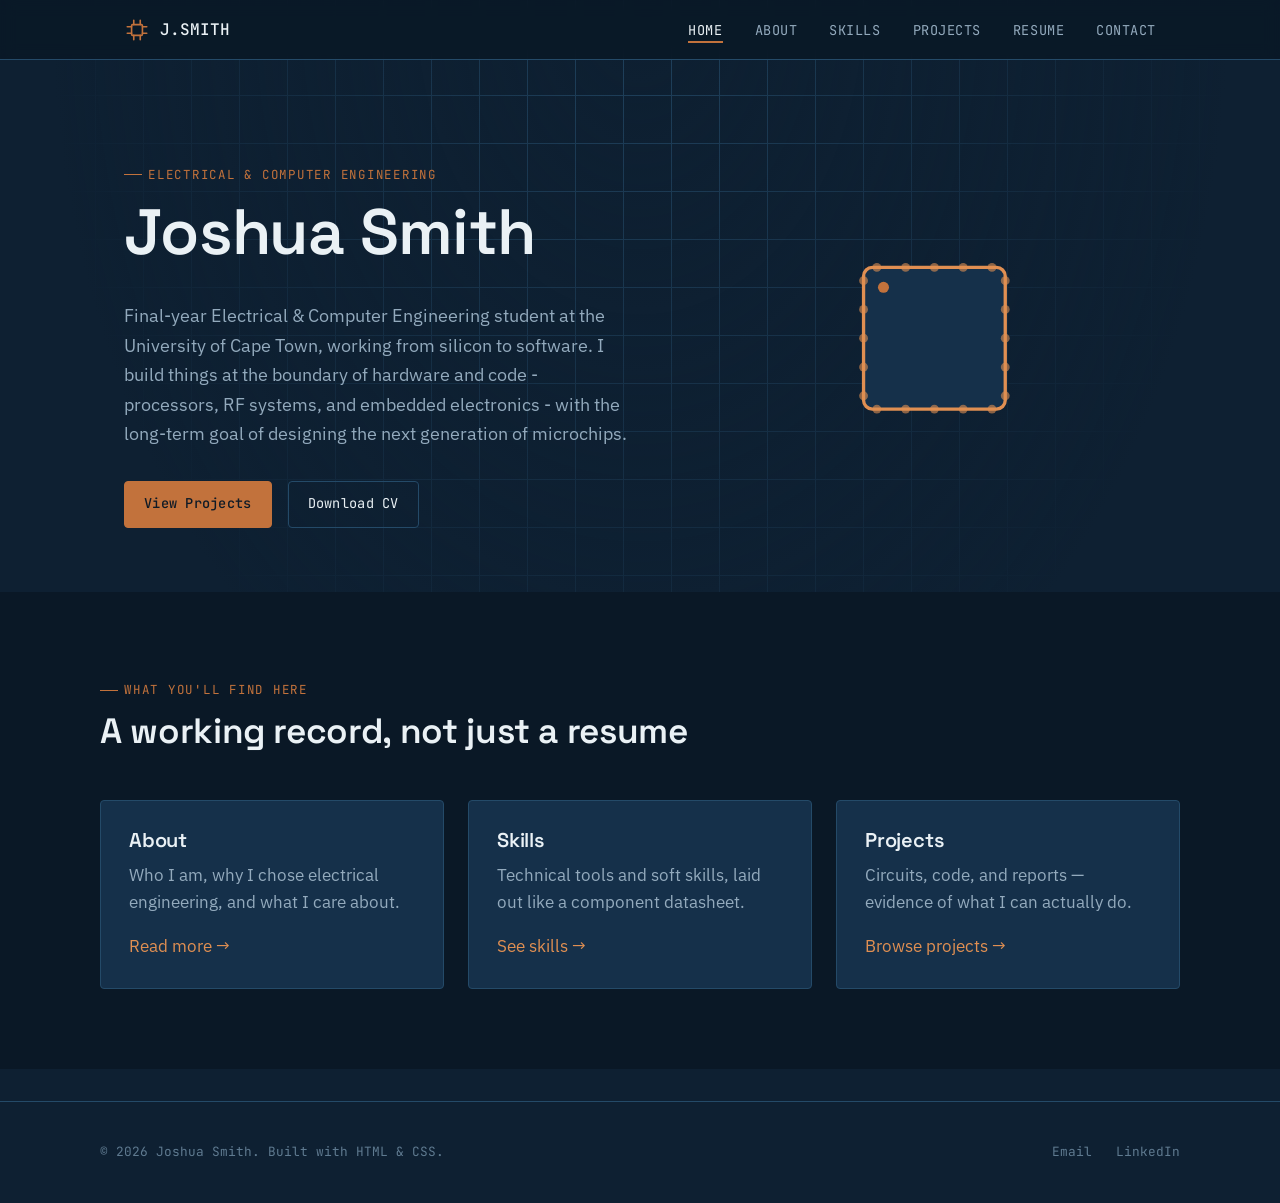
<file: index.html>
<!DOCTYPE html>
<html lang="en">
<head>
<meta charset="UTF-8">
<meta name="viewport" content="width=device-width, initial-scale=1.0">
<title>Joshua Smith — Electrical & Computer Engineering</title>
<meta name="description" content="Eportfolio of Joshua Smith, final-year Electrical & Computer Engineering student at the University of Cape Town.">
<link rel="preconnect" href="https://fonts.googleapis.com">
<link rel="preconnect" href="https://fonts.gstatic.com" crossorigin>
<link href="https://fonts.googleapis.com/css2?family=Space+Grotesk:wght@500;600;700&family=IBM+Plex+Sans:wght@400;500;600&family=JetBrains+Mono:wght@400;500&display=swap" rel="stylesheet">
<link rel="stylesheet" href="style.css">
</head>
<body class="page-home">
<a class="skip-link" href="#main">Skip to content</a>

<header class="site-header">
  <div class="header-inner">
    <a href="index.html" class="logo">
      <svg viewBox="0 0 24 24" fill="none" xmlns="http://www.w3.org/2000/svg" aria-hidden="true">
        <rect x="7" y="7" width="10" height="10" rx="1" stroke="var(--copper)" stroke-width="1.5"/>
        <path d="M9 7V3M15 7V3M9 21v-4M15 21v-4M7 9H3M7 15H3M21 9h-4M21 15h-4" stroke="var(--copper)" stroke-width="1.5" stroke-linecap="round"/>
      </svg>
      J.SMITH
    </a>
    <nav class="site-nav" aria-label="Main navigation">
      <button class="nav-toggle" aria-expanded="false" aria-controls="nav-list">Menu</button>
      <ul id="nav-list">
        <li><a href="index.html" class="active">Home</a></li>
        <li><a href="about.html">About</a></li>
        <li><a href="skills.html">Skills</a></li>
        <li><a href="projects.html">Projects</a></li>
        <li><a href="resume.html">Resume</a></li>
        <li><a href="contact.html">Contact</a></li>
      </ul>
    </nav>
  </div>
</header>

<main id="main">
  <section class="hero">
    <div class="hero-text">
      <p class="eyebrow">Electrical &amp; Computer Engineering</p>
      <h1>Joshua Smith</h1>
      <p class="lede">
        Final-year Electrical &amp; Computer Engineering student at the University
        of Cape Town, working from silicon to software. I build things at the
        boundary of hardware and code - processors, RF systems, and embedded
        electronics - with the long-term goal of designing the next generation
        of microchips.
      </p>
      <div class="hero-actions">
        <a class="btn btn--primary" href="projects.html">View Projects</a>
        <a class="btn btn--ghost" href="assets/Joshua-Smith-CV.pdf">Download CV</a>
      </div>
    </div>

    <div class="hero-graphic" aria-hidden="true">
      <svg class="circuit-graphic" viewBox="-30 -25 400 210" xmlns="http://www.w3.org/2000/svg">
        <rect class="circuit-chip-body" x="138" y="48" width="64" height="64" rx="4" />
        <circle class="circuit-chip-notch" cx="147" cy="57" r="2.5" />
        <circle class="circuit-pin" cx="144" cy="48" r="2"/>
        <circle class="circuit-pin" cx="157" cy="48" r="2"/>
        <circle class="circuit-pin" cx="170" cy="48" r="2"/>
        <circle class="circuit-pin" cx="183" cy="48" r="2"/>
        <circle class="circuit-pin" cx="196" cy="48" r="2"/>
        <circle class="circuit-pin" cx="144" cy="112" r="2"/>
        <circle class="circuit-pin" cx="157" cy="112" r="2"/>
        <circle class="circuit-pin" cx="170" cy="112" r="2"/>
        <circle class="circuit-pin" cx="183" cy="112" r="2"/>
        <circle class="circuit-pin" cx="196" cy="112" r="2"/>
        <circle class="circuit-pin" cx="138" cy="54" r="2"/>
        <circle class="circuit-pin" cx="138" cy="67" r="2"/>
        <circle class="circuit-pin" cx="138" cy="80" r="2"/>
        <circle class="circuit-pin" cx="138" cy="93" r="2"/>
        <circle class="circuit-pin" cx="138" cy="106" r="2"/>
        <circle class="circuit-pin" cx="202" cy="54" r="2"/>
        <circle class="circuit-pin" cx="202" cy="67" r="2"/>
        <circle class="circuit-pin" cx="202" cy="80" r="2"/>
        <circle class="circuit-pin" cx="202" cy="93" r="2"/>
        <circle class="circuit-pin" cx="202" cy="106" r="2"/>
        <path class="circuit-trace" style="--len:59; --dur:5.2s; --delay:0.0s;" d="M144,48 V30 L140,26 V-9" />
        <path class="circuit-trace" style="--len:65; --dur:5.6s; --delay:0.28s;" d="M157,48 V24 L161,20 V-15" />
        <path class="circuit-trace" style="--len:52; --dur:6.0s; --delay:0.56s;" d="M170,48 V32.5 L167,29.5 V-3" />
        <path class="circuit-trace" style="--len:64; --dur:6.4s; --delay:0.84s;" d="M183,48 V18.5 L186,15.5 V-15" />
        <path class="circuit-trace" style="--len:61; --dur:6.8s; --delay:1.12s;" d="M196,48 V27 L192,23 V-11" />
        <path class="circuit-trace" style="--len:59; --dur:7.2s; --delay:1.4s;" d="M144,112 V130 L140,134 V169" />
        <path class="circuit-trace" style="--len:65; --dur:5.4s; --delay:1.68s;" d="M157,112 V136 L161,140 V175" />
        <path class="circuit-trace" style="--len:52; --dur:5.9s; --delay:1.96s;" d="M170,112 V127.5 L167,130.5 V163" />
        <path class="circuit-trace" style="--len:64; --dur:6.3s; --delay:2.24s;" d="M183,112 V141.5 L186,144.5 V175" />
        <path class="circuit-trace" style="--len:61; --dur:6.7s; --delay:2.52s;" d="M196,112 V133 L192,137 V171" />
        <path class="circuit-trace" style="--len:90; --dur:5.2s; --delay:2.8s;" d="M138,54 H109.5 L104.5,49 H50" />
        <path class="circuit-trace" style="--len:110; --dur:5.6s; --delay:3.08s;" d="M138,67 H99.5 L94.5,72 H30" />
        <path class="circuit-trace" style="--len:105; --dur:6.0s; --delay:3.36s;" d="M138,80 H114 L110,76 H35" />
        <path class="circuit-trace" style="--len:112; --dur:6.4s; --delay:3.64s;" d="M138,93 H92 L88,97 H28" />
        <path class="circuit-trace" style="--len:109; --dur:6.8s; --delay:3.92s;" d="M138,106 H104.5 L99.5,101 H31" />
        <path class="circuit-trace" style="--len:90; --dur:7.2s; --delay:4.2s;" d="M202,54 H230.5 L235.5,49 H290" />
        <path class="circuit-trace" style="--len:110; --dur:5.4s; --delay:4.48s;" d="M202,67 H240.5 L245.5,72 H310" />
        <path class="circuit-trace" style="--len:105; --dur:5.9s; --delay:4.76s;" d="M202,80 H226 L230,76 H305" />
        <path class="circuit-trace" style="--len:112; --dur:6.3s; --delay:5.04s;" d="M202,93 H248 L252,97 H312" />
        <path class="circuit-trace" style="--len:109; --dur:6.7s; --delay:5.32s;" d="M202,106 H235.5 L240.5,101 H309" />
        <circle class="circuit-node" style="--dur:5.2s; --delay:0.0s;" cx="140" cy="-9" r="3"/>
        <circle class="circuit-node" style="--dur:5.6s; --delay:0.28s;" cx="161" cy="-15" r="3"/>
        <circle class="circuit-node" style="--dur:6.0s; --delay:0.56s;" cx="167" cy="-3" r="3"/>
        <circle class="circuit-node" style="--dur:6.4s; --delay:0.84s;" cx="186" cy="-15" r="3"/>
        <circle class="circuit-node" style="--dur:6.8s; --delay:1.12s;" cx="192" cy="-11" r="3"/>
        <circle class="circuit-node" style="--dur:7.2s; --delay:1.4s;" cx="140" cy="169" r="3"/>
        <circle class="circuit-node" style="--dur:5.4s; --delay:1.68s;" cx="161" cy="175" r="3"/>
        <circle class="circuit-node" style="--dur:5.9s; --delay:1.96s;" cx="167" cy="163" r="3"/>
        <circle class="circuit-node" style="--dur:6.3s; --delay:2.24s;" cx="186" cy="175" r="3"/>
        <circle class="circuit-node" style="--dur:6.7s; --delay:2.52s;" cx="192" cy="171" r="3"/>
        <circle class="circuit-node" style="--dur:5.2s; --delay:2.8s;" cx="50" cy="49" r="3"/>
        <circle class="circuit-node" style="--dur:5.6s; --delay:3.08s;" cx="30" cy="72" r="3"/>
        <circle class="circuit-node" style="--dur:6.0s; --delay:3.36s;" cx="35" cy="76" r="3"/>
        <circle class="circuit-node" style="--dur:6.4s; --delay:3.64s;" cx="28" cy="97" r="3"/>
        <circle class="circuit-node" style="--dur:6.8s; --delay:3.92s;" cx="31" cy="101" r="3"/>
        <circle class="circuit-node" style="--dur:7.2s; --delay:4.2s;" cx="290" cy="49" r="3"/>
        <circle class="circuit-node" style="--dur:5.4s; --delay:4.48s;" cx="310" cy="72" r="3"/>
        <circle class="circuit-node" style="--dur:5.9s; --delay:4.76s;" cx="305" cy="76" r="3"/>
        <circle class="circuit-node" style="--dur:6.3s; --delay:5.04s;" cx="312" cy="97" r="3"/>
        <circle class="circuit-node" style="--dur:6.7s; --delay:5.32s;" cx="309" cy="101" r="3"/>
      </svg>
    </div>
  </section>

  <section class="section section--alt">
    <div class="section-inner">
      <div class="section-head">
        <p class="eyebrow">What you'll find here</p>
        <h2>A working record, not just a resume</h2>
      </div>
      <div class="grid-3">
        <div class="panel">
          <h3>About</h3>
          <p>Who I am, why I chose electrical engineering, and what I care about.</p>
          <a href="about.html">Read more →</a>
        </div>
        <div class="panel">
          <h3>Skills</h3>
          <p>Technical tools and soft skills, laid out like a component datasheet.</p>
          <a href="skills.html">See skills →</a>
        </div>
        <div class="panel">
          <h3>Projects</h3>
          <p>Circuits, code, and reports — evidence of what I can actually do.</p>
          <a href="projects.html">Browse projects →</a>
        </div>
      </div>
    </div>
  </section>
</main>

<footer class="site-footer">
  <div class="footer-inner">
    <span>© 2026 Joshua Smith. Built with HTML &amp; CSS.</span>
    <div class="footer-links">
      <a href="mailto:joshuarsmith001@gmail.com">Email</a>
      <a href="https://www.linkedin.com/in/joshuarichardsmith/">LinkedIn</a>
    </div>
  </div>
</footer>

<script src="script.js"></script>
</body>
</html>
</file>
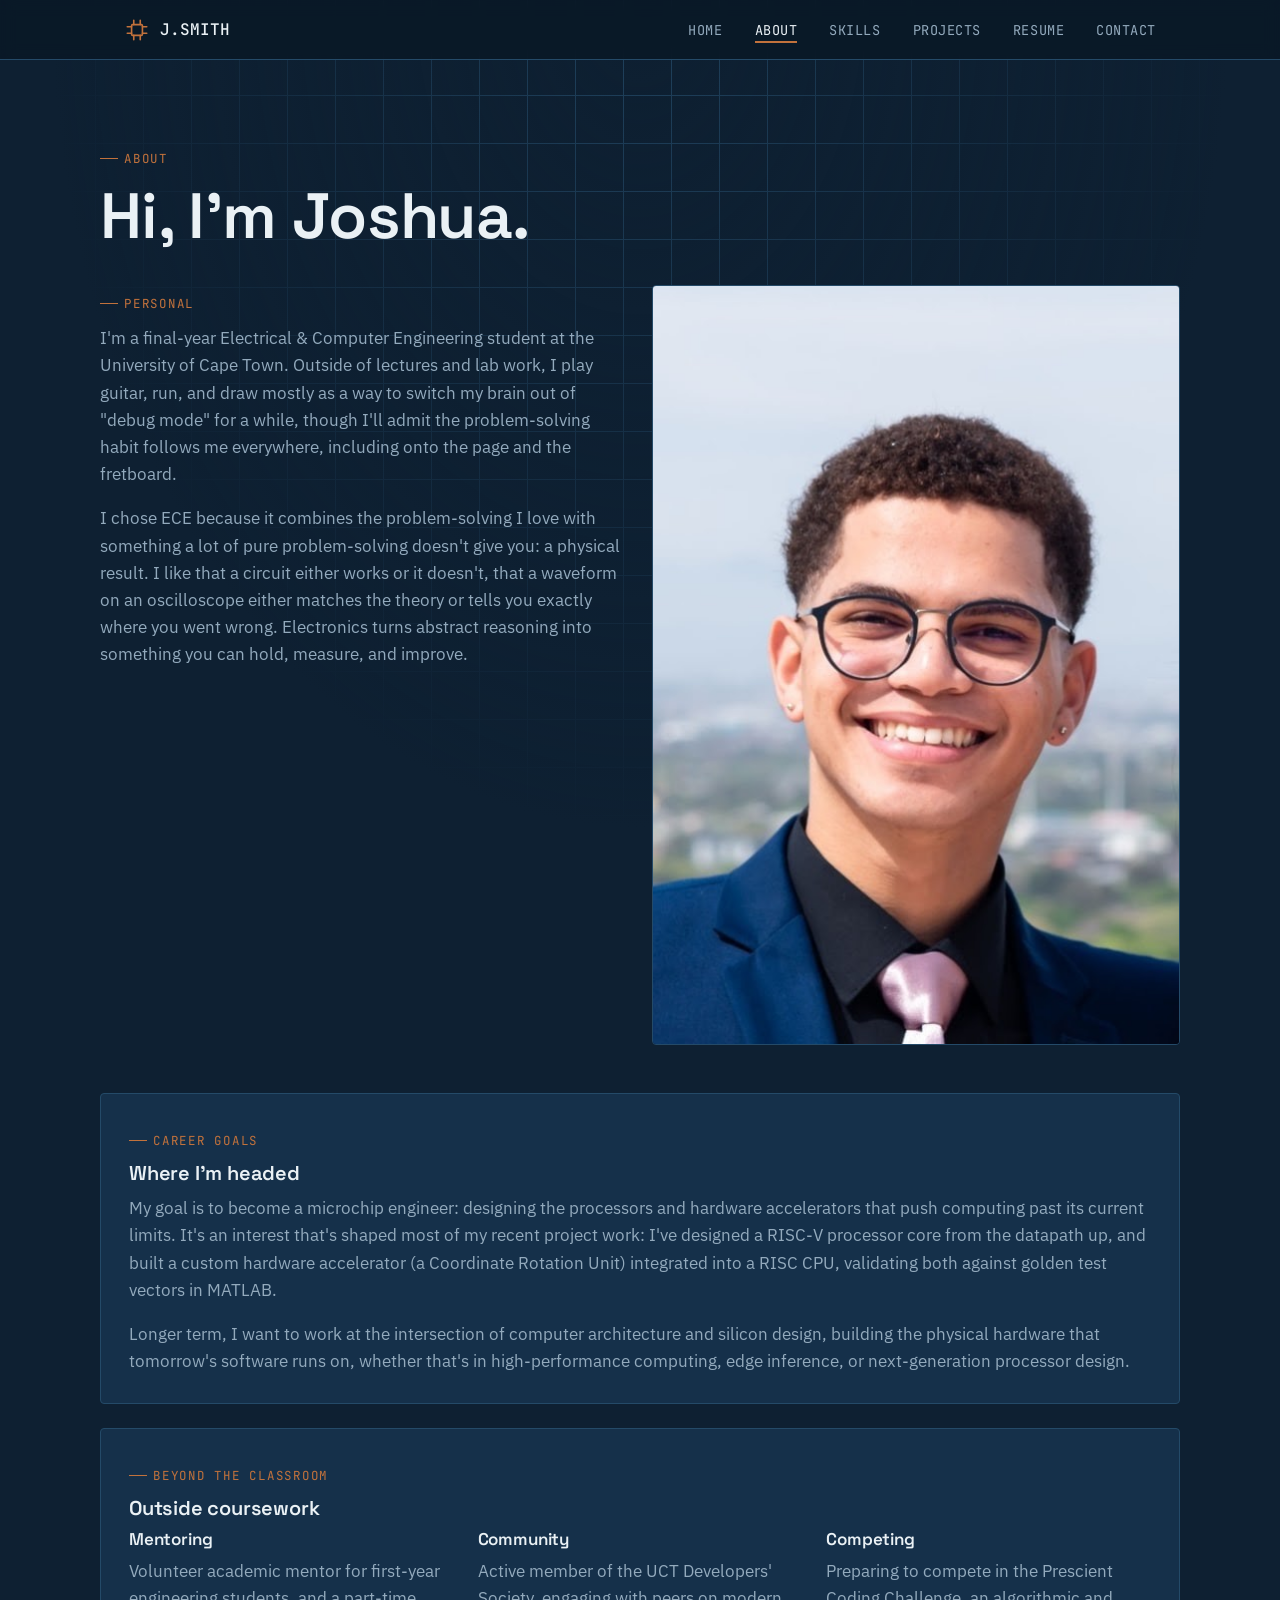
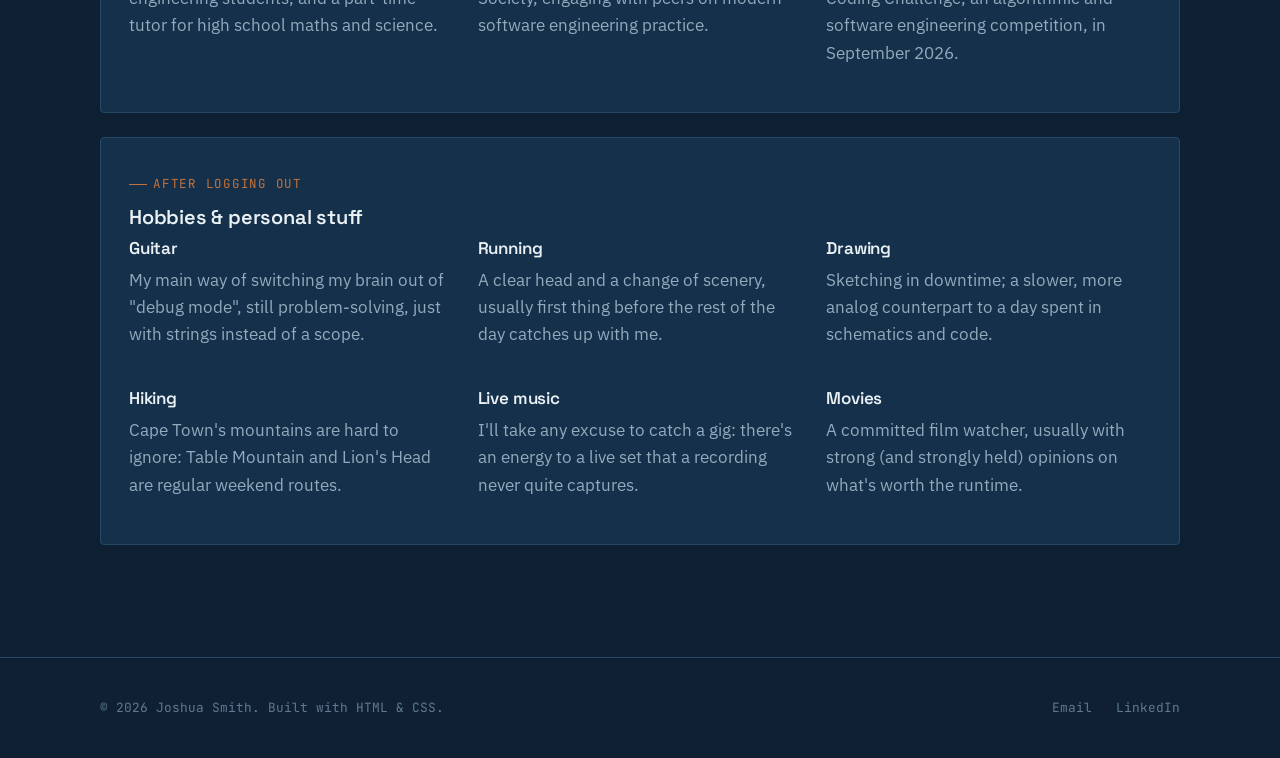
<file: about.html>
<!DOCTYPE html>
<html lang="en">
<head>
<meta charset="UTF-8">
<meta name="viewport" content="width=device-width, initial-scale=1.0">
<title>About — Joshua Smith</title>
<link rel="preconnect" href="https://fonts.googleapis.com">
<link rel="preconnect" href="https://fonts.gstatic.com" crossorigin>
<link href="https://fonts.googleapis.com/css2?family=Space+Grotesk:wght@500;600;700&family=IBM+Plex+Sans:wght@400;500;600&family=JetBrains+Mono:wght@400;500&display=swap" rel="stylesheet">
<link rel="stylesheet" href="style.css">
</head>
<body class="page-about">
<a class="skip-link" href="#main">Skip to content</a>

<header class="site-header">
  <div class="header-inner">
    <a href="index.html" class="logo">
      <svg viewBox="0 0 24 24" fill="none" xmlns="http://www.w3.org/2000/svg" aria-hidden="true">
        <rect x="7" y="7" width="10" height="10" rx="1" stroke="var(--copper)" stroke-width="1.5"/>
        <path d="M9 7V3M15 7V3M9 21v-4M15 21v-4M7 9H3M7 15H3M21 9h-4M21 15h-4" stroke="var(--copper)" stroke-width="1.5" stroke-linecap="round"/>
      </svg>
      J.SMITH
    </a>
    <nav class="site-nav" aria-label="Main navigation">
      <button class="nav-toggle" aria-expanded="false" aria-controls="nav-list">Menu</button>
      <ul id="nav-list">
        <li><a href="index.html">Home</a></li>
        <li><a href="about.html" class="active">About</a></li>
        <li><a href="skills.html">Skills</a></li>
        <li><a href="projects.html">Projects</a></li>
        <li><a href="resume.html">Resume</a></li>
        <li><a href="contact.html">Contact</a></li>
      </ul>
    </nav>
  </div>
</header>

<main id="main">
  <section class="section">
    <div class="section-inner">
      <p class="eyebrow">About</p>
      <h1>Hi, I'm Joshua.</h1>

      <div class="grid-2" style="align-items:start; margin-top:2rem;">
        <div>
          <p class="eyebrow" style="margin-top:0;">Personal</p>
          <p>
            I'm a final-year Electrical &amp; Computer Engineering student at the
            University of Cape Town. Outside of lectures and lab work, I play
            guitar, run, and draw mostly as a way to switch my brain out of
            "debug mode" for a while, though I'll admit the problem-solving habit
            follows me everywhere, including onto the page and the fretboard.
          </p>
          <p>
            I chose ECE because it combines the problem-solving I love with
            something a lot of pure problem-solving doesn't give you: a physical
            result. I like that a circuit either works or it doesn't, that a
            waveform on an oscilloscope either matches the theory or tells you
            exactly where you went wrong. Electronics turns abstract reasoning
            into something you can hold, measure, and improve.
          </p>
        </div>

        <div class="media-placeholder has-photo" style="aspect-ratio:528/760;">
          <img src="assets/JSMITH%20Headshot.jpeg" alt="Portrait of Joshua Smith" style="width:100%; height:100%; object-fit:cover;">
        </div>
      </div>

      <div class="panel" style="margin-top:3rem;">
        <p class="eyebrow">Career Goals</p>
        <h3>Where I'm headed</h3>
        <p>
          My goal is to become a microchip engineer: designing the processors
          and hardware accelerators that push computing past its current limits.
          It's an interest that's shaped most of my recent project work: I've
          designed a RISC-V processor core from the datapath up, and built a
          custom hardware accelerator (a Coordinate Rotation Unit) integrated
          into a RISC CPU, validating both against golden test vectors in MATLAB.
        </p>
        <p style="margin-bottom:0;">
          Longer term, I want to work at the intersection of computer architecture
          and silicon design, building the physical hardware that tomorrow's
          software runs on, whether that's in high-performance computing, edge
          inference, or next-generation processor design.
        </p>
      </div>

      <div class="panel" style="margin-top:1.5rem;">
        <p class="eyebrow">Beyond the classroom</p>
        <h3>Outside coursework</h3>
        <div class="grid-3">
          <div>
            <h4>Mentoring</h4>
            <p>Volunteer academic mentor for first-year engineering students, and a part-time tutor for high school maths and science.</p>
          </div>
          <div>
            <h4>Community</h4>
            <p>Active member of the UCT Developers' Society, engaging with peers on modern software engineering practice.</p>
          </div>
          <div>
            <h4>Competing</h4>
            <p>Preparing to compete in the Prescient Coding Challenge, an algorithmic and software engineering competition, in September 2026.</p>
          </div>
        </div>
      </div>

      <div class="panel" style="margin-top:1.5rem;">
        <p class="eyebrow">After logging out</p>
        <h3>Hobbies &amp; personal stuff</h3>
        <div class="grid-3">
          <div>
            <h4>Guitar</h4>
            <p>My main way of switching my brain out of "debug mode", still problem-solving, just with strings instead of a scope.</p>
          </div>
          <div>
            <h4>Running</h4>
            <p>A clear head and a change of scenery, usually first thing before the rest of the day catches up with me.</p>
          </div>
          <div>
            <h4>Drawing</h4>
            <p>Sketching in downtime; a slower, more analog counterpart to a day spent in schematics and code.</p>
          </div>
          <div>
            <h4>Hiking</h4>
            <p>Cape Town's mountains are hard to ignore: Table Mountain and Lion's Head are regular weekend routes.</p>
          </div>
          <div>
            <h4>Live music</h4>
            <p>I'll take any excuse to catch a gig: there's an energy to a live set that a recording never quite captures.</p>
          </div>
          <div>
            <h4>Movies</h4>
            <p>A committed film watcher, usually with strong (and strongly held) opinions on what's worth the runtime.</p>
          </div>
        </div>
      </div>
    </div>
  </section>
</main>

<footer class="site-footer">
  <div class="footer-inner">
    <span>© 2026 Joshua Smith. Built with HTML &amp; CSS.</span>
    <div class="footer-links">
      <a href="mailto:joshuarsmith001@gmail.com">Email</a>
      <a href="https://www.linkedin.com/in/joshuarichardsmith/">LinkedIn</a>
    </div>
  </div>
</footer>

<script src="script.js"></script>
</body>
</html>
</file>
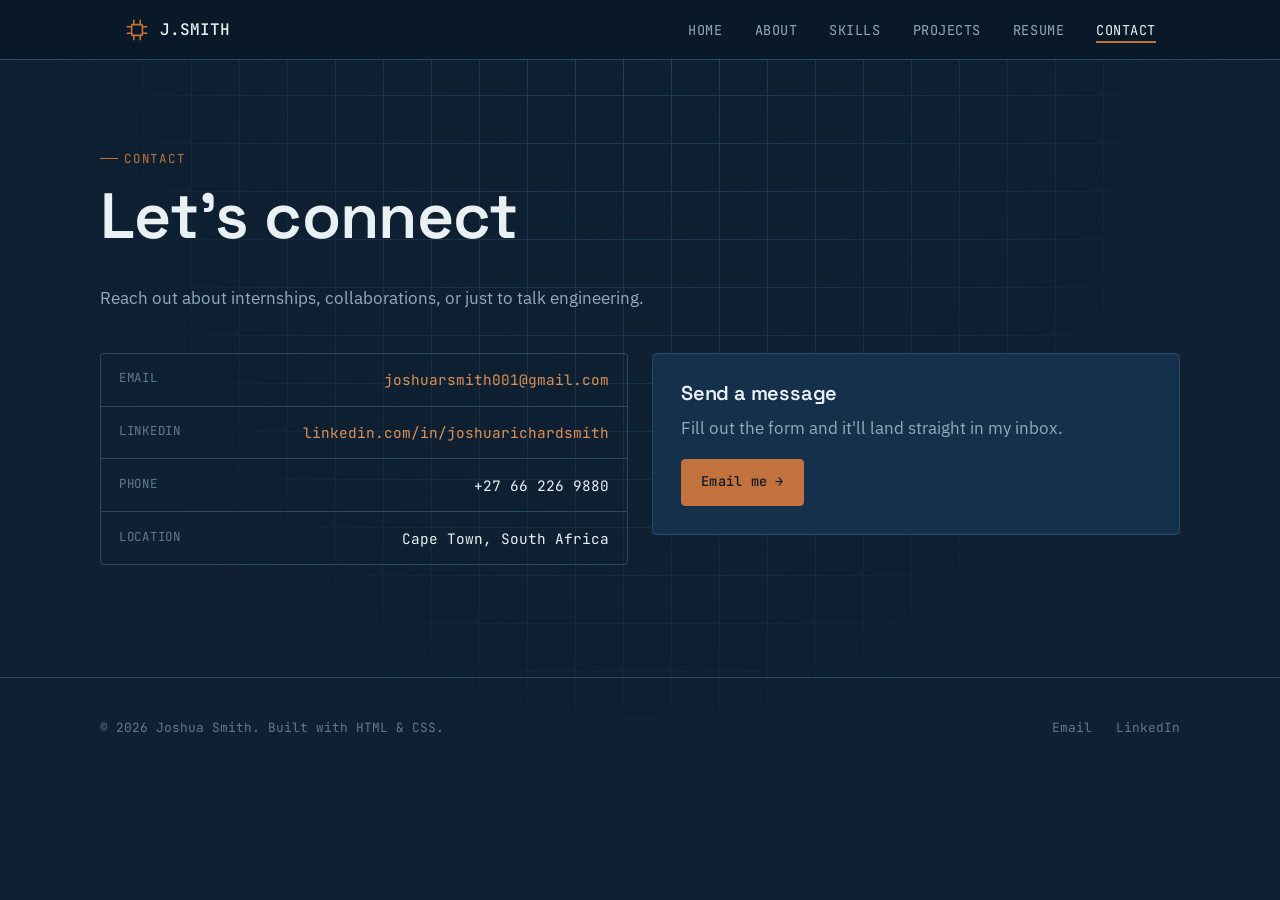
<file: contact.html>
<!DOCTYPE html>
<html lang="en">
<head>
<meta charset="UTF-8">
<meta name="viewport" content="width=device-width, initial-scale=1.0">
<title>Contact — Joshua Smith</title>
<link rel="preconnect" href="https://fonts.googleapis.com">
<link rel="preconnect" href="https://fonts.gstatic.com" crossorigin>
<link href="https://fonts.googleapis.com/css2?family=Space+Grotesk:wght@500;600;700&family=IBM+Plex+Sans:wght@400;500;600&family=JetBrains+Mono:wght@400;500&display=swap" rel="stylesheet">
<link rel="stylesheet" href="style.css">
</head>
<body class="page-contact">
<a class="skip-link" href="#main">Skip to content</a>

<header class="site-header">
  <div class="header-inner">
    <a href="index.html" class="logo">
      <svg viewBox="0 0 24 24" fill="none" xmlns="http://www.w3.org/2000/svg" aria-hidden="true">
        <rect x="7" y="7" width="10" height="10" rx="1" stroke="var(--copper)" stroke-width="1.5"/>
        <path d="M9 7V3M15 7V3M9 21v-4M15 21v-4M7 9H3M7 15H3M21 9h-4M21 15h-4" stroke="var(--copper)" stroke-width="1.5" stroke-linecap="round"/>
      </svg>
      J.SMITH
    </a>
    <nav class="site-nav" aria-label="Main navigation">
      <button class="nav-toggle" aria-expanded="false" aria-controls="nav-list">Menu</button>
      <ul id="nav-list">
        <li><a href="index.html">Home</a></li>
        <li><a href="about.html">About</a></li>
        <li><a href="skills.html">Skills</a></li>
        <li><a href="projects.html">Projects</a></li>
        <li><a href="resume.html">Resume</a></li>
        <li><a href="contact.html" class="active">Contact</a></li>
      </ul>
    </nav>
  </div>
</header>

<main id="main">
  <section class="section">
    <div class="section-inner">
      <p class="eyebrow">Contact</p>
      <h1>Let's connect</h1>
      <p style="max-width:60ch;">
        Reach out about internships, collaborations, or just to talk engineering.
      </p>

      <div class="grid-2" style="margin-top:2.5rem; align-items:start;">
        <ul class="pinout">
          <li><span>Email</span><a href="mailto:joshuarsmith001@gmail.com">joshuarsmith001@gmail.com</a></li>
          <li><span>LinkedIn</span><a href="https://www.linkedin.com/in/joshuarichardsmith/">linkedin.com/in/joshuarichardsmith</a></li>
          <li><span>Phone</span><span>+27 66 226 9880</span></li>
          <li><span>Location</span><span>Cape Town, South Africa</span></li>
        </ul>

        <div class="panel">
          <h3>Send a message</h3>
          <p>Fill out the form and it'll land straight in my inbox.</p>
          <a class="btn btn--primary" href="https://forms.gle/Ci9eHDN2nyZsG1Mf8" target="_blank" rel="noopener">Email me →</a>
        </div>
      </div>
    </div>
  </section>
</main>

<footer class="site-footer">
  <div class="footer-inner">
    <span>© 2026 Joshua Smith. Built with HTML &amp; CSS.</span>
    <div class="footer-links">
      <a href="mailto:joshuarsmith001@gmail.com">Email</a>
      <a href="https://www.linkedin.com/in/joshuarichardsmith/">LinkedIn</a>
    </div>
  </div>
</footer>

<script src="script.js"></script>
</body>
</html>
</file>
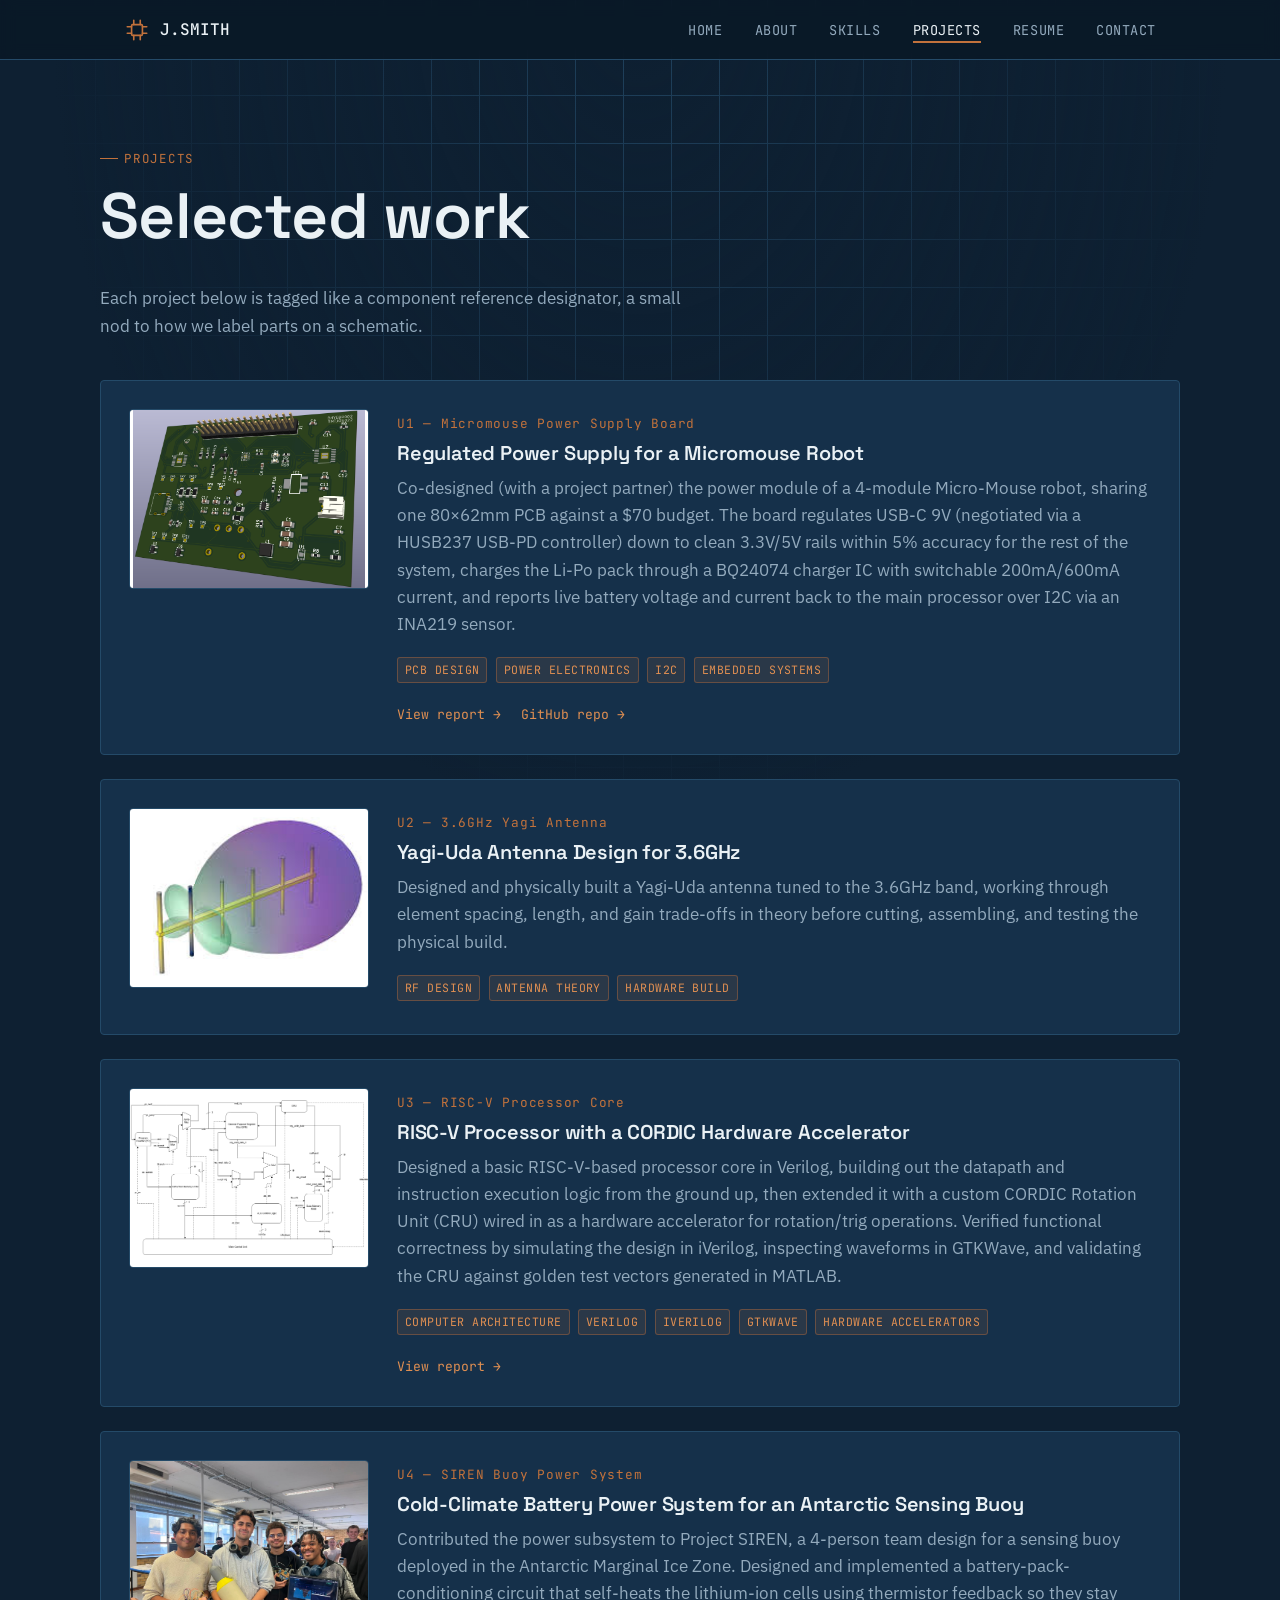
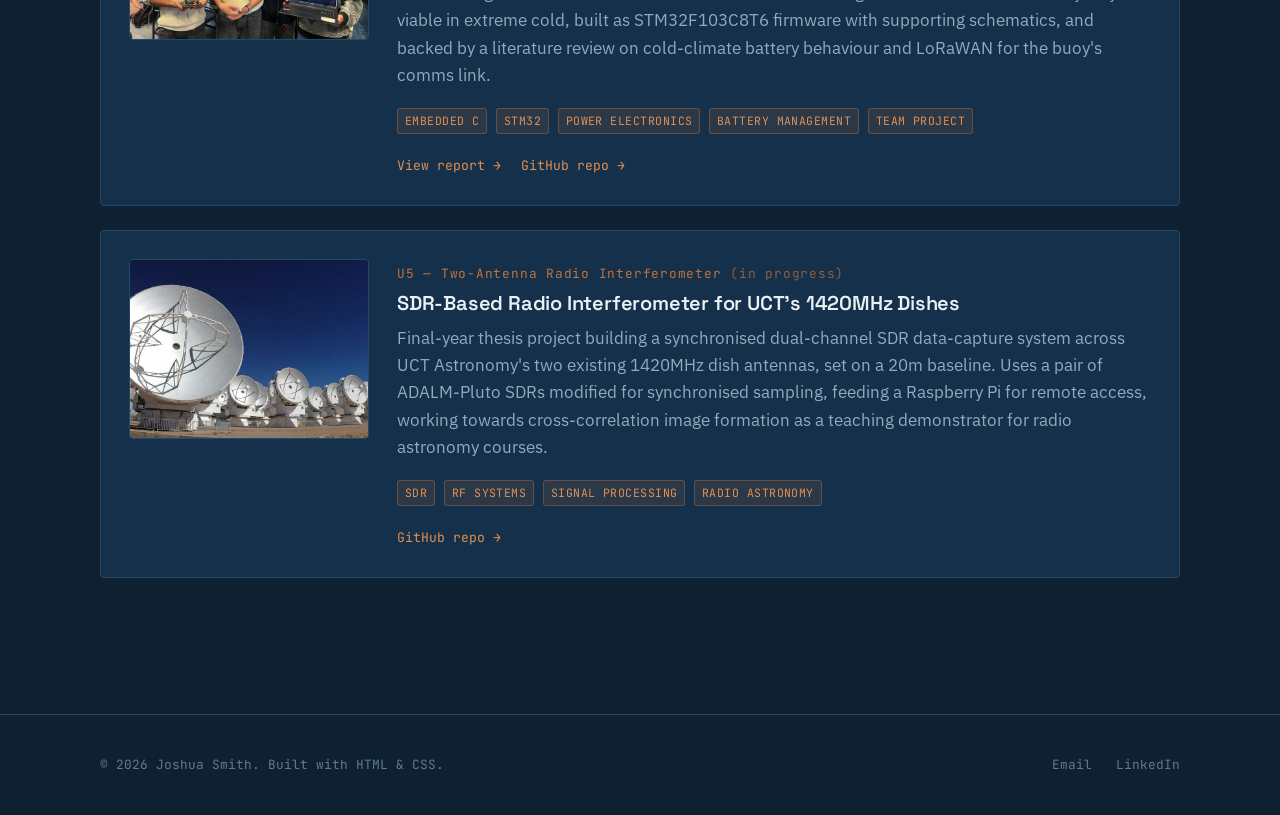
<file: projects.html>
<!DOCTYPE html>
<html lang="en">
<head>
<meta charset="UTF-8">
<meta name="viewport" content="width=device-width, initial-scale=1.0">
<title>Projects — Joshua Smith</title>
<link rel="preconnect" href="https://fonts.googleapis.com">
<link rel="preconnect" href="https://fonts.gstatic.com" crossorigin>
<link href="https://fonts.googleapis.com/css2?family=Space+Grotesk:wght@500;600;700&family=IBM+Plex+Sans:wght@400;500;600&family=JetBrains+Mono:wght@400;500&display=swap" rel="stylesheet">
<link rel="stylesheet" href="style.css">
</head>
<body class="page-projects">
<a class="skip-link" href="#main">Skip to content</a>

<header class="site-header">
  <div class="header-inner">
    <a href="index.html" class="logo">
      <svg viewBox="0 0 24 24" fill="none" xmlns="http://www.w3.org/2000/svg" aria-hidden="true">
        <rect x="7" y="7" width="10" height="10" rx="1" stroke="var(--copper)" stroke-width="1.5"/>
        <path d="M9 7V3M15 7V3M9 21v-4M15 21v-4M7 9H3M7 15H3M21 9h-4M21 15h-4" stroke="var(--copper)" stroke-width="1.5" stroke-linecap="round"/>
      </svg>
      J.SMITH
    </a>
    <nav class="site-nav" aria-label="Main navigation">
      <button class="nav-toggle" aria-expanded="false" aria-controls="nav-list">Menu</button>
      <ul id="nav-list">
        <li><a href="index.html">Home</a></li>
        <li><a href="about.html">About</a></li>
        <li><a href="skills.html">Skills</a></li>
        <li><a href="projects.html" class="active">Projects</a></li>
        <li><a href="resume.html">Resume</a></li>
        <li><a href="contact.html">Contact</a></li>
      </ul>
    </nav>
  </div>
</header>

<main id="main">
  <section class="section">
    <div class="section-inner">
      <p class="eyebrow">Projects</p>
      <h1>Selected work</h1>
      <p style="max-width:60ch;">
        Each project below is tagged like a component reference designator, a small
        nod to how we label parts on a schematic.
      </p>

      <!-- Project 1 -->
      <article class="panel project-card" style="margin-top:2.5rem;">
        <div class="media-placeholder has-photo">
          <img src="assets/PCB%203D.png" alt="3D render of the micromouse power supply PCB" style="width:100%; height:100%; object-fit:contain; background:#fff;">
        </div>
        <div>
          <span class="designator">U1 — Micromouse Power Supply Board</span>
          <h3>Regulated Power Supply for a Micromouse Robot</h3>
          <p>
            Co-designed (with a project partner) the power module of a 4-module
            Micro-Mouse robot, sharing one 80×62mm PCB against a $70 budget.
            The board regulates USB-C 9V (negotiated via a HUSB237 USB-PD
            controller) down to clean 3.3V/5V rails within 5% accuracy for the
            rest of the system, charges the Li-Po pack through a BQ24074 charger
            IC with switchable 200mA/600mA current, and reports live battery
            voltage and current back to the main processor over I2C via an
            INA219 sensor.
          </p>
          <div>
            <span class="tag">PCB Design</span>
            <span class="tag">Power Electronics</span>
            <span class="tag">I2C</span>
            <span class="tag">Embedded Systems</span>
          </div>
          <div class="project-links">
            <a href="assets/EEE3088F_Final_Report_SMTJOS022.pdf">View report →</a>
            <a href="https://github.com/segcboi/EEE3088F">GitHub repo →</a>
          </div>
        </div>
      </article>

      <!-- Project 2 -->
      <article class="panel project-card">
        <div class="media-placeholder has-photo">
          <img src="assets/yagi.jpg" alt="Physical build of the 3.6GHz Yagi-Uda antenna" style="width:100%; height:100%; object-fit:cover;">
        </div>
        <div>
          <span class="designator">U2 — 3.6GHz Yagi Antenna</span>
          <h3>Yagi-Uda Antenna Design for 3.6GHz</h3>
          <p>
            Designed and physically built a Yagi-Uda antenna tuned to the
            3.6GHz band, working through element spacing, length, and gain
            trade-offs in theory before cutting, assembling, and testing the
            physical build.
          </p>
          <div>
            <span class="tag">RF Design</span>
            <span class="tag">Antenna Theory</span>
            <span class="tag">Hardware Build</span>
          </div>
        </div>
      </article>

      <!-- Project 3 -->
      <article class="panel project-card">
        <div class="media-placeholder has-photo">
          <img src="assets/riscv-cordic-diagram.png" alt="Datapath block diagram of the RISC-V core with the CORDIC Rotation Unit (CRU) wired in" style="width:100%; height:100%; object-fit:contain; background:#fff;">
        </div>
        <div>
          <span class="designator">U3 — RISC-V Processor Core</span>
          <h3>RISC-V Processor with a CORDIC Hardware Accelerator</h3>
          <p>
            Designed a basic RISC-V-based processor core in Verilog, building
            out the datapath and instruction execution logic from the ground
            up, then extended it with a custom CORDIC Rotation Unit (CRU) wired
            in as a hardware accelerator for rotation/trig operations. Verified
            functional correctness by simulating the design in iVerilog,
            inspecting waveforms in GTKWave, and validating the CRU against
            golden test vectors generated in MATLAB.
          </p>
          <div>
            <span class="tag">Computer Architecture</span>
            <span class="tag">Verilog</span>
            <span class="tag">iVerilog</span>
            <span class="tag">GTKWave</span>
            <span class="tag">Hardware Accelerators</span>
          </div>
          <div class="project-links">
            <a href="assets/EEE4120F_YODA_Report_Group_11.pdf">View report →</a>
          </div>
        </div>
      </article>

      <!-- Project 4 -->
      <article class="panel project-card">
        <div class="media-placeholder has-photo">
          <img src="assets/SIREN_Group_Pic.jpeg" alt="The 4-person Project SIREN team holding the buoy prototype, breadboard circuits, and a laptop showing the sensing dashboard" style="width:100%; height:100%; object-fit:cover;">
        </div>
        <div>
          <span class="designator">U4 — SIREN Buoy Power System</span>
          <h3>Cold-Climate Battery Power System for an Antarctic Sensing Buoy</h3>
          <p>
            Contributed the power subsystem to Project SIREN, a 4-person team
            design for a sensing buoy deployed in the Antarctic Marginal Ice
            Zone. Designed and implemented a battery-pack-conditioning circuit
            that self-heats the lithium-ion cells using thermistor feedback so
            they stay viable in extreme cold, built as STM32F103C8T6 firmware
            with supporting schematics, and backed by a literature review on
            cold-climate battery behaviour and LoRaWAN for the buoy's comms link.
          </p>
          <div>
            <span class="tag">Embedded C</span>
            <span class="tag">STM32</span>
            <span class="tag">Power Electronics</span>
            <span class="tag">Battery Management</span>
            <span class="tag">Team Project</span>
          </div>
          <div class="project-links">
            <a href="assets/EEE4113F_Group_9.pdf">View report →</a>
            <a href="https://github.com/uruncleinthefurniturebusiness/Project-SIREN">GitHub repo →</a>
          </div>
        </div>
      </article>

      <!-- Project 5 -->
      <article class="panel project-card">
        <div class="media-placeholder has-photo">
          <img src="assets/Introduction-to-radio-interferometry-7.jpg" alt="Radio interferometer dish array" style="width:100%; height:100%; object-fit:cover;">
        </div>
        <div>
          <span class="designator">U5 — Two-Antenna Radio Interferometer <em style="font-style:normal; opacity:0.7;">(in progress)</em></span>
          <h3>SDR-Based Radio Interferometer for UCT's 1420MHz Dishes</h3>
          <p>
            Final-year thesis project building a synchronised dual-channel SDR
            data-capture system across UCT Astronomy's two existing 1420MHz
            dish antennas, set on a 20m baseline. Uses a pair of ADALM-Pluto
            SDRs modified for synchronised sampling, feeding a Raspberry Pi for
            remote access, working towards cross-correlation image formation as
            a teaching demonstrator for radio astronomy courses.
          </p>
          <div>
            <span class="tag">SDR</span>
            <span class="tag">RF Systems</span>
            <span class="tag">Signal Processing</span>
            <span class="tag">Radio Astronomy</span>
          </div>
          <div class="project-links">
            <a href="https://github.com/uruncleinthefurniturebusiness/Interferometer">GitHub repo →</a>
          </div>
        </div>
      </article>

    </div>
  </section>
</main>

<footer class="site-footer">
  <div class="footer-inner">
    <span>© 2026 Joshua Smith. Built with HTML &amp; CSS.</span>
    <div class="footer-links">
      <a href="mailto:joshuarsmith001@gmail.com">Email</a>
      <a href="https://www.linkedin.com/in/joshuarichardsmith/">LinkedIn</a>
    </div>
  </div>
</footer>

<script src="script.js"></script>
</body>
</html>
</file>
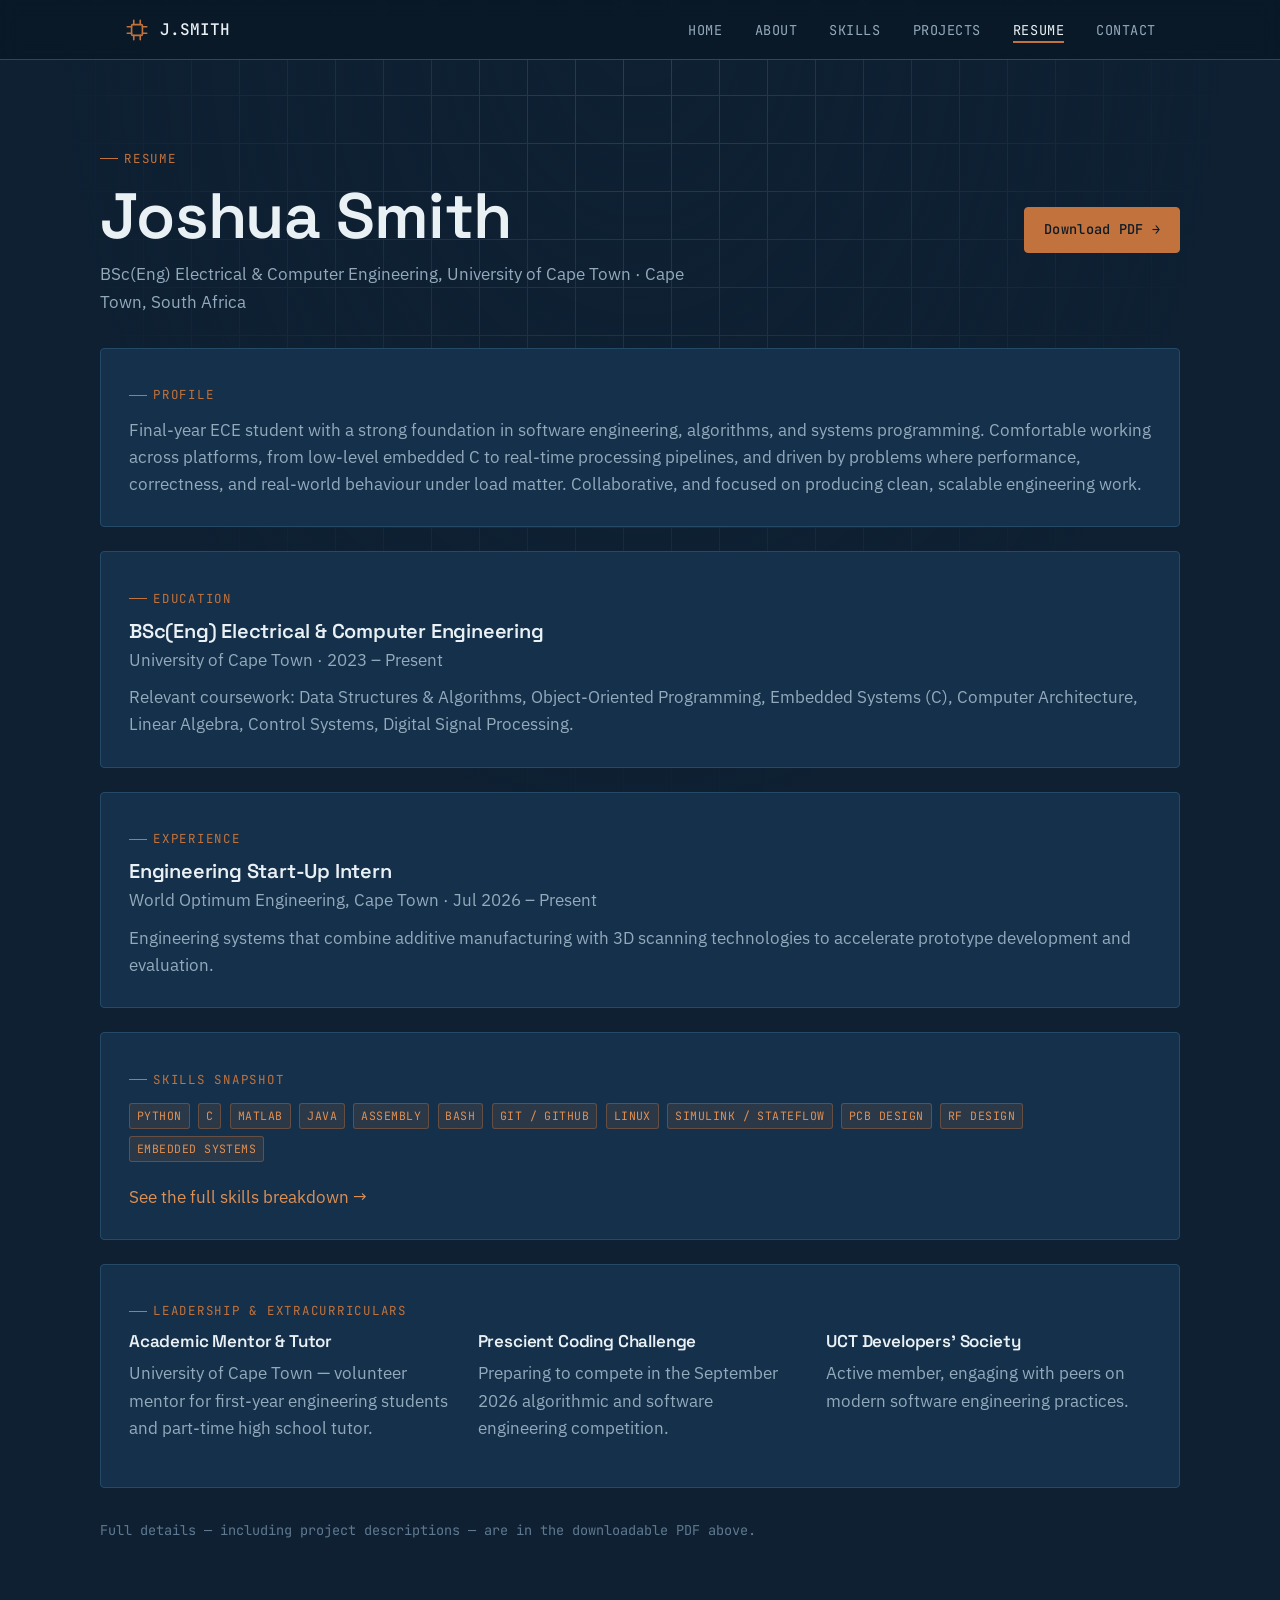
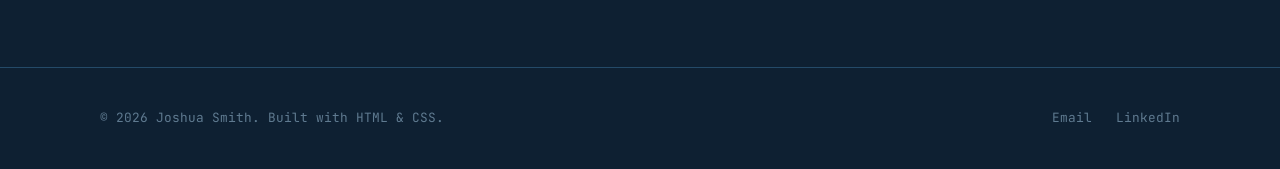
<file: resume.html>
<!DOCTYPE html>
<html lang="en">
<head>
<meta charset="UTF-8">
<meta name="viewport" content="width=device-width, initial-scale=1.0">
<title>Resume — Joshua Smith</title>
<link rel="preconnect" href="https://fonts.googleapis.com">
<link rel="preconnect" href="https://fonts.gstatic.com" crossorigin>
<link href="https://fonts.googleapis.com/css2?family=Space+Grotesk:wght@500;600;700&family=IBM+Plex+Sans:wght@400;500;600&family=JetBrains+Mono:wght@400;500&display=swap" rel="stylesheet">
<link rel="stylesheet" href="style.css">
</head>
<body class="page-resume">
<a class="skip-link" href="#main">Skip to content</a>

<header class="site-header">
  <div class="header-inner">
    <a href="index.html" class="logo">
      <svg viewBox="0 0 24 24" fill="none" xmlns="http://www.w3.org/2000/svg" aria-hidden="true">
        <rect x="7" y="7" width="10" height="10" rx="1" stroke="var(--copper)" stroke-width="1.5"/>
        <path d="M9 7V3M15 7V3M9 21v-4M15 21v-4M7 9H3M7 15H3M21 9h-4M21 15h-4" stroke="var(--copper)" stroke-width="1.5" stroke-linecap="round"/>
      </svg>
      J.SMITH
    </a>
    <nav class="site-nav" aria-label="Main navigation">
      <button class="nav-toggle" aria-expanded="false" aria-controls="nav-list">Menu</button>
      <ul id="nav-list">
        <li><a href="index.html">Home</a></li>
        <li><a href="about.html">About</a></li>
        <li><a href="skills.html">Skills</a></li>
        <li><a href="projects.html">Projects</a></li>
        <li><a href="resume.html" class="active">Resume</a></li>
        <li><a href="contact.html">Contact</a></li>
      </ul>
    </nav>
  </div>
</header>

<main id="main">
  <section class="section">
    <div class="section-inner">
      <p class="eyebrow">Resume</p>
      <div style="display:flex; justify-content:space-between; align-items:flex-end; flex-wrap:wrap; gap:1rem;">
        <h1 style="margin-bottom:0;">Joshua Smith</h1>
        <a class="btn btn--primary" href="assets/Joshua-Smith-CV.pdf" download>Download PDF →</a>
      </div>
      <p style="max-width:60ch; margin-top:0.5rem;">
        BSc(Eng) Electrical &amp; Computer Engineering, University of Cape Town ·
        Cape Town, South Africa
      </p>

      <div class="panel" style="margin-top:2rem;">
        <p class="eyebrow">Profile</p>
        <p style="margin-bottom:0;">
          Final-year ECE student with a strong foundation in software engineering,
          algorithms, and systems programming. Comfortable working across
          platforms, from low-level embedded C to real-time processing
          pipelines, and driven by problems where performance, correctness,
          and real-world behaviour under load matter. Collaborative, and
          focused on producing clean, scalable engineering work.
        </p>
      </div>

      <div class="panel" style="margin-top:1.5rem;">
        <p class="eyebrow">Education</p>
        <h3 style="margin-bottom:0.2em;">BSc(Eng) Electrical &amp; Computer Engineering</h3>
        <p style="margin-bottom:0.6em;">University of Cape Town · 2023 – Present</p>
        <p style="margin-bottom:0;">
          Relevant coursework: Data Structures &amp; Algorithms, Object-Oriented
          Programming, Embedded Systems (C), Computer Architecture, Linear
          Algebra, Control Systems, Digital Signal Processing.
        </p>
      </div>

      <div class="panel" style="margin-top:1.5rem;">
        <p class="eyebrow">Experience</p>
        <h3 style="margin-bottom:0.2em;">Engineering Start-Up Intern</h3>
        <p style="margin-bottom:0.6em;">World Optimum Engineering, Cape Town · Jul 2026 – Present</p>
        <p style="margin-bottom:0;">
          Engineering systems that combine additive manufacturing with 3D
          scanning technologies to accelerate prototype development and
          evaluation.
        </p>
      </div>

      <div class="panel" style="margin-top:1.5rem;">
        <p class="eyebrow">Skills snapshot</p>
        <div>
          <span class="tag">Python</span>
          <span class="tag">C</span>
          <span class="tag">MATLAB</span>
          <span class="tag">Java</span>
          <span class="tag">Assembly</span>
          <span class="tag">Bash</span>
          <span class="tag">Git / GitHub</span>
          <span class="tag">Linux</span>
          <span class="tag">Simulink / StateFlow</span>
          <span class="tag">PCB Design</span>
          <span class="tag">RF Design</span>
          <span class="tag">Embedded Systems</span>
        </div>
        <p style="margin-top:1em; margin-bottom:0;"><a href="skills.html">See the full skills breakdown →</a></p>
      </div>

      <div class="panel" style="margin-top:1.5rem;">
        <p class="eyebrow">Leadership &amp; extracurriculars</p>
        <div class="grid-3">
          <div>
            <h4>Academic Mentor &amp; Tutor</h4>
            <p>University of Cape Town — volunteer mentor for first-year engineering students and part-time high school tutor.</p>
          </div>
          <div>
            <h4>Prescient Coding Challenge</h4>
            <p>Preparing to compete in the September 2026 algorithmic and software engineering competition.</p>
          </div>
          <div>
            <h4>UCT Developers' Society</h4>
            <p>Active member, engaging with peers on modern software engineering practices.</p>
          </div>
        </div>
      </div>

      <p style="margin-top:2rem; color:var(--text-faint); font-family:var(--font-mono); font-size:0.85rem;">
        Full details — including project descriptions — are in the downloadable PDF above.
      </p>
    </div>
  </section>
</main>

<footer class="site-footer">
  <div class="footer-inner">
    <span>© 2026 Joshua Smith. Built with HTML &amp; CSS.</span>
    <div class="footer-links">
      <a href="mailto:joshuarsmith001@gmail.com">Email</a>
      <a href="https://www.linkedin.com/in/joshuarichardsmith/">LinkedIn</a>
    </div>
  </div>
</footer>

<script src="script.js"></script>
</body>
</html>
</file>
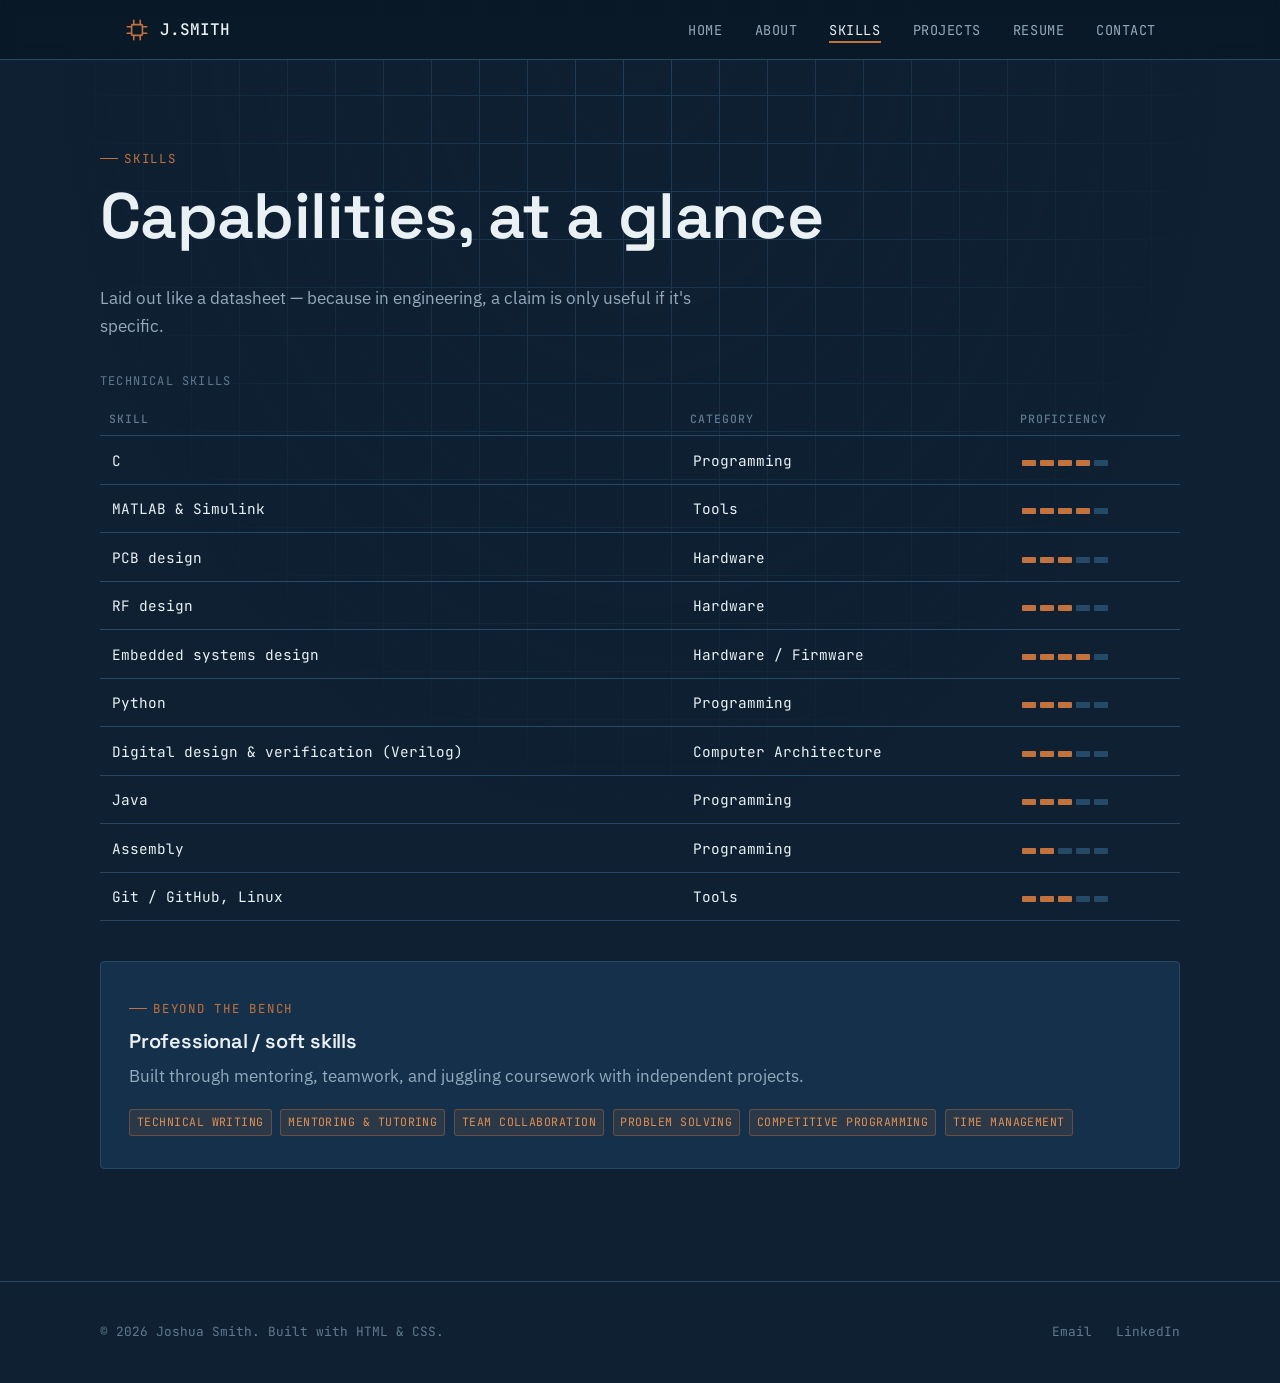
<file: skills.html>
<!DOCTYPE html>
<html lang="en">
<head>
<meta charset="UTF-8">
<meta name="viewport" content="width=device-width, initial-scale=1.0">
<title>Skills — Joshua Smith</title>
<link rel="preconnect" href="https://fonts.googleapis.com">
<link rel="preconnect" href="https://fonts.gstatic.com" crossorigin>
<link href="https://fonts.googleapis.com/css2?family=Space+Grotesk:wght@500;600;700&family=IBM+Plex+Sans:wght@400;500;600&family=JetBrains+Mono:wght@400;500&display=swap" rel="stylesheet">
<link rel="stylesheet" href="style.css">
</head>
<body class="page-skills">
<a class="skip-link" href="#main">Skip to content</a>

<header class="site-header">
  <div class="header-inner">
    <a href="index.html" class="logo">
      <svg viewBox="0 0 24 24" fill="none" xmlns="http://www.w3.org/2000/svg" aria-hidden="true">
        <rect x="7" y="7" width="10" height="10" rx="1" stroke="var(--copper)" stroke-width="1.5"/>
        <path d="M9 7V3M15 7V3M9 21v-4M15 21v-4M7 9H3M7 15H3M21 9h-4M21 15h-4" stroke="var(--copper)" stroke-width="1.5" stroke-linecap="round"/>
      </svg>
      J.SMITH
    </a>
    <nav class="site-nav" aria-label="Main navigation">
      <button class="nav-toggle" aria-expanded="false" aria-controls="nav-list">Menu</button>
      <ul id="nav-list">
        <li><a href="index.html">Home</a></li>
        <li><a href="about.html">About</a></li>
        <li><a href="skills.html" class="active">Skills</a></li>
        <li><a href="projects.html">Projects</a></li>
        <li><a href="resume.html">Resume</a></li>
        <li><a href="contact.html">Contact</a></li>
      </ul>
    </nav>
  </div>
</header>

<main id="main">
  <section class="section">
    <div class="section-inner">
      <p class="eyebrow">Skills</p>
      <h1>Capabilities, at a glance</h1>
      <p style="max-width:60ch;">
        Laid out like a datasheet — because in engineering, a claim is only useful
        if it's specific.
      </p>

      <table class="spec-table" style="margin-top:2rem;">
        <caption>Technical skills</caption>
        <thead>
          <tr><th>Skill</th><th>Category</th><th>Proficiency</th></tr>
        </thead>
        <tbody>
          <tr>
            <td>C</td>
            <td>Programming</td>
            <td><span class="level"><span class="filled"></span><span class="filled"></span><span class="filled"></span><span class="filled"></span><span></span></span></td>
          </tr>
          <tr>
            <td>MATLAB &amp; Simulink</td>
            <td>Tools</td>
            <td><span class="level"><span class="filled"></span><span class="filled"></span><span class="filled"></span><span class="filled"></span><span></span></span></td>
          </tr>
          <tr>
            <td>PCB design</td>
            <td>Hardware</td>
            <td><span class="level"><span class="filled"></span><span class="filled"></span><span class="filled"></span><span></span><span></span></span></td>
          </tr>
          <tr>
            <td>RF design</td>
            <td>Hardware</td>
            <td><span class="level"><span class="filled"></span><span class="filled"></span><span class="filled"></span><span></span><span></span></span></td>
          </tr>
          <tr>
            <td>Embedded systems design</td>
            <td>Hardware / Firmware</td>
            <td><span class="level"><span class="filled"></span><span class="filled"></span><span class="filled"></span><span class="filled"></span><span></span></span></td>
          </tr>
          <tr>
            <td>Python</td>
            <td>Programming</td>
            <td><span class="level"><span class="filled"></span><span class="filled"></span><span class="filled"></span><span></span><span></span></span></td>
          </tr>
          <tr>
            <td>Digital design &amp; verification (Verilog)</td>
            <td>Computer Architecture</td>
            <td><span class="level"><span class="filled"></span><span class="filled"></span><span class="filled"></span><span></span><span></span></span></td>
          </tr>
          <tr>
            <td>Java</td>
            <td>Programming</td>
            <td><span class="level"><span class="filled"></span><span class="filled"></span><span class="filled"></span><span></span><span></span></span></td>

          </tr>
          <tr>
            <td>Assembly</td>
            <td>Programming</td>
            <td><span class="level"><span class="filled"></span><span class="filled"></span><span></span><span></span><span></span></span></td>
          </tr>
          <tr>
            <td>Git / GitHub, Linux</td>
            <td>Tools</td>
            <td><span class="level"><span class="filled"></span><span class="filled"></span><span class="filled"></span><span></span><span></span></span></td>
          </tr>
        </tbody>
      </table>

      <div class="panel" style="margin-top:2.5rem;">
        <p class="eyebrow">Beyond the bench</p>
        <h3>Professional / soft skills</h3>
        <p>Built through mentoring, teamwork, and juggling coursework with independent projects.</p>
        <div>
          <span class="tag">Technical writing</span>
          <span class="tag">Mentoring &amp; tutoring</span>
          <span class="tag">Team collaboration</span>
          <span class="tag">Problem solving</span>
          <span class="tag">Competitive programming</span>
          <span class="tag">Time management</span>
        </div>
      </div>
    </div>
  </section>
</main>

<footer class="site-footer">
  <div class="footer-inner">
    <span>© 2026 Joshua Smith. Built with HTML &amp; CSS.</span>
    <div class="footer-links">
      <a href="mailto:joshuarsmith001@gmail.com">Email</a>
      <a href="https://www.linkedin.com/in/joshuarichardsmith/">LinkedIn</a>
    </div>
  </div>
</footer>

<script src="script.js"></script>
</body>
</html>
</file>
<file: style.css>
/* ============================================================
   EPORTFOLIO — Electrical & Electronic Engineering
   Design tokens: blueprint navy + copper trace + signal amber
   ============================================================ */

:root {
  --bg: #0e2032;
  --bg-alt: #0a1826;
  --panel: #15304a;
  --panel-border: #244a68;
  --copper: #c2723c;
  --copper-bright: #e08f52;
  --signal: #ffb454;
  --text: #eaf1f5;
  --text-muted: #93aabd;
  --text-faint: #5f7a90;
  --success: #6fcf97;

  --font-display: "Space Grotesk", "Segoe UI", sans-serif;
  --font-body: "IBM Plex Sans", "Segoe UI", sans-serif;
  --font-mono: "JetBrains Mono", "Consolas", monospace;

  --max-width: 1080px;
  --radius: 4px;
}

* { box-sizing: border-box; }
html { scroll-behavior: smooth; overflow-x: hidden; }

body {
  margin: 0;
  overflow-x: hidden;
  background: var(--bg);
  color: var(--text);
  font-family: var(--font-body);
  font-size: 17px;
  line-height: 1.6;
  background-image:
    linear-gradient(var(--panel-border) 1px, transparent 1px),
    linear-gradient(90deg, var(--panel-border) 1px, transparent 1px);
  background-size: 48px 48px;
  background-attachment: fixed;
  background-position: -1px -1px;
}

body::before {
  content: "";
  position: fixed;
  inset: 0;
  background: radial-gradient(ellipse at top, rgba(14,32,50,0.2) 0%, var(--bg) 65%);
  pointer-events: none;
  z-index: -1;
}

h1, h2, h3, h4 {
  font-family: var(--font-display);
  font-weight: 600;
  line-height: 1.15;
  margin: 0 0 0.5em;
  letter-spacing: -0.01em;
}

h1 { font-size: clamp(2.4rem, 5vw, 4rem); }
h2 { font-size: clamp(1.6rem, 3vw, 2.2rem); }
h3 { font-size: 1.25rem; }

p { margin: 0 0 1em; color: var(--text-muted); }
a { color: var(--copper-bright); text-decoration: none; }
a:hover { color: var(--signal); }

img { max-width: 100%; display: block; }

.eyebrow {
  display: inline-flex;
  align-items: center;
  gap: 0.5em;
  font-family: var(--font-mono);
  font-size: 0.78rem;
  letter-spacing: 0.14em;
  text-transform: uppercase;
  color: var(--copper);
  margin-bottom: 0.9em;
}
.eyebrow::before {
  content: "";
  width: 18px; height: 1px;
  background: var(--copper);
}

/* Skip link */
.skip-link {
  position: absolute;
  left: -999px;
  top: 0;
  background: var(--signal);
  color: #0e2032;
  padding: 0.6em 1em;
  z-index: 100;
  font-family: var(--font-mono);
}
.skip-link:focus {
  left: 1em;
  top: 1em;
}

/* Focus visibility */
a:focus-visible, button:focus-visible {
  outline: 2px solid var(--signal);
  outline-offset: 3px;
}

/* ============ HEADER / NAV ============ */
.site-header {
  position: sticky;
  top: 0;
  z-index: 50;
  background: rgba(10, 24, 38, 0.88);
  backdrop-filter: blur(8px);
  border-bottom: 1px solid var(--panel-border);
}
.header-inner {
  max-width: var(--max-width);
  margin: 0 auto;
  padding: 1rem 1.5rem;
  display: flex;
  align-items: center;
  justify-content: space-between;
}
.logo {
  display: flex;
  align-items: center;
  gap: 0.6em;
  font-family: var(--font-mono);
  font-weight: 500;
  color: var(--text);
  font-size: 1rem;
}
.logo svg { width: 26px; height: 26px; }
.logo:hover { color: var(--signal); }

.nav-toggle {
  display: none;
  background: none;
  border: 1px solid var(--panel-border);
  color: var(--text);
  font-family: var(--font-mono);
  font-size: 0.85rem;
  padding: 0.4em 0.8em;
  border-radius: var(--radius);
  cursor: pointer;
}

.site-nav ul {
  list-style: none;
  display: flex;
  gap: 2rem;
  margin: 0;
  padding: 0;
}
.site-nav a {
  color: var(--text-muted);
  font-family: var(--font-mono);
  font-size: 0.85rem;
  letter-spacing: 0.04em;
  text-transform: uppercase;
  position: relative;
  padding-bottom: 4px;
}
.site-nav a::after {
  content: "";
  position: absolute;
  left: 0; bottom: 0;
  width: 0;
  height: 2px;
  background: var(--copper);
  transition: width 0.25s ease;
}
.site-nav a:hover::after,
.site-nav a.active::after {
  width: 100%;
}
.site-nav a.active { color: var(--text); }

/* ============ LAYOUT ============ */
main { display: block; }
.section {
  padding: 5rem 1.5rem;
}
.section-inner {
  max-width: var(--max-width);
  margin: 0 auto;
}
.section--alt { background: var(--bg-alt); }
.section-head { max-width: 640px; margin-bottom: 3rem; }

/* ============ HERO ============ */
.hero {
  padding: 6rem 1.5rem 4rem;
  max-width: var(--max-width);
  margin: 0 auto;
  display: grid;
  grid-template-columns: 1.1fr 0.9fr;
  gap: 3rem;
  align-items: center;
}
.hero-text p.lede {
  font-size: 1.15rem;
  color: var(--text-muted);
  max-width: 46ch;
}
.hero-actions {
  display: flex;
  gap: 1rem;
  margin-top: 2rem;
  flex-wrap: wrap;
}

.btn {
  display: inline-flex;
  align-items: center;
  gap: 0.5em;
  font-family: var(--font-mono);
  font-size: 0.85rem;
  letter-spacing: 0.02em;
  padding: 0.85em 1.4em;
  border-radius: var(--radius);
  border: 1px solid var(--copper);
  transition: all 0.2s ease;
}
.btn--primary {
  background: var(--copper);
  color: #0e1a26;
  font-weight: 500;
}
.btn--primary:hover {
  background: var(--copper-bright);
  color: #0e1a26;
}
.btn--ghost {
  color: var(--text);
  border-color: var(--panel-border);
}
.btn--ghost:hover {
  border-color: var(--copper);
  color: var(--copper-bright);
}

/* circuit-trace network decoration */
.circuit-graphic { width: 100%; height: auto; }
@media (min-width: 861px) {
  .circuit-graphic { transform: scale(2); transform-origin: center; }
}
.circuit-trace {
  fill: none;
  stroke: var(--copper-bright);
  stroke-width: 1.5;
  stroke-linecap: round;
  stroke-linejoin: round;
  stroke-dasharray: var(--len);
  stroke-dashoffset: var(--len);
  opacity: 0;
  animation-name: circuit-draw;
  animation-duration: var(--dur);
  animation-delay: var(--delay);
  animation-timing-function: ease-in-out;
  animation-iteration-count: infinite;
}
@keyframes circuit-draw {
  0% { stroke-dashoffset: var(--len); opacity: 0; }
  8% { opacity: 0.9; }
  35%, 68% { stroke-dashoffset: 0; opacity: 0.9; }
  90%, 100% { stroke-dashoffset: var(--len); opacity: 0; }
}
.circuit-node {
  fill: var(--bg);
  stroke: var(--copper-bright);
  stroke-width: 1.5;
  opacity: 0;
  animation-name: circuit-node-glow;
  animation-duration: var(--dur);
  animation-delay: var(--delay);
  animation-timing-function: ease-in-out;
  animation-iteration-count: infinite;
}
@keyframes circuit-node-glow {
  0%, 30% { fill: var(--bg); opacity: 0; filter: none; }
  38%, 65% { fill: var(--signal); opacity: 1; filter: drop-shadow(0 0 5px rgba(255,180,84,0.85)); }
  90%, 100% { fill: var(--bg); opacity: 0; filter: none; }
}
.circuit-chip-body {
  fill: var(--panel);
  stroke: var(--copper-bright);
  stroke-width: 1.5;
  animation: circuit-chip-glow 3s ease-in-out infinite;
}
.circuit-chip-notch { fill: var(--copper); }
.circuit-pin { fill: var(--copper-bright); opacity: 0.6; }
@keyframes circuit-chip-glow {
  0%, 100% { filter: none; stroke: var(--copper-bright); }
  50% { filter: drop-shadow(0 0 8px rgba(255,180,84,0.55)); stroke: var(--signal); }
}
@media (prefers-reduced-motion: reduce) {
  .circuit-trace, .circuit-node, .circuit-chip-body { animation: none; }
  .circuit-trace { stroke-dashoffset: 0; opacity: 0.7; }
  .circuit-node { fill: var(--signal); stroke: var(--signal); opacity: 0.9; }
  .circuit-chip-body { filter: drop-shadow(0 0 6px rgba(255,180,84,0.55)); stroke: var(--signal); }
  html { scroll-behavior: auto; }
}

/* ============ CARDS / PANELS ============ */
.panel {
  background: var(--panel);
  border: 1px solid var(--panel-border);
  border-radius: var(--radius);
  padding: 1.75rem;
}

.grid-2 { display: grid; grid-template-columns: 1fr 1fr; gap: 1.5rem; }
.grid-3 { display: grid; grid-template-columns: repeat(3, 1fr); gap: 1.5rem; }

.tag {
  display: inline-block;
  font-family: var(--font-mono);
  font-size: 0.72rem;
  letter-spacing: 0.04em;
  text-transform: uppercase;
  color: var(--copper-bright);
  background: rgba(194, 114, 60, 0.12);
  border: 1px solid rgba(194, 114, 60, 0.4);
  padding: 0.25em 0.6em;
  border-radius: 3px;
  margin: 0 0.4em 0.4em 0;
}

/* Placeholder media box (for images/photos not yet added) */
.media-placeholder {
  aspect-ratio: 4 / 3;
  border: 1px dashed var(--panel-border);
  border-radius: var(--radius);
  display: flex;
  flex-direction: column;
  align-items: center;
  justify-content: center;
  gap: 0.4em;
  color: var(--text-faint);
  font-family: var(--font-mono);
  font-size: 0.78rem;
  text-align: center;
  background:
    repeating-linear-gradient(45deg, rgba(147,170,189,0.04) 0 10px, transparent 10px 20px);
}
.media-placeholder svg { width: 32px; height: 32px; opacity: 0.5; }
.media-placeholder.has-photo {
  border-style: solid;
  background: none;
  padding: 0;
  overflow: hidden;
}

/* ============ SKILLS (datasheet table) ============ */
.spec-table {
  width: 100%;
  border-collapse: collapse;
  font-family: var(--font-mono);
  font-size: 0.9rem;
}
.spec-table caption {
  text-align: left;
  font-family: var(--font-mono);
  font-size: 0.75rem;
  letter-spacing: 0.1em;
  text-transform: uppercase;
  color: var(--text-faint);
  margin-bottom: 0.75rem;
}
.spec-table th {
  text-align: left;
  color: var(--text-faint);
  font-weight: 500;
  text-transform: uppercase;
  font-size: 0.72rem;
  letter-spacing: 0.08em;
  padding: 0.6em 0.8em;
  border-bottom: 1px solid var(--panel-border);
}
.spec-table td {
  padding: 0.85em 0.8em;
  border-bottom: 1px solid var(--panel-border);
  color: var(--text);
}
.level { display: inline-flex; gap: 4px; }
.level span {
  width: 14px; height: 6px;
  background: var(--panel-border);
  border-radius: 1px;
}
.level span.filled { background: var(--copper); }

/* ============ PROJECT / ARTEFACT CARDS ============ */
.project-card {
  display: grid;
  grid-template-columns: 240px 1fr;
  gap: 1.75rem;
  padding: 1.75rem;
  margin-bottom: 1.5rem;
}
.designator {
  font-family: var(--font-mono);
  color: var(--copper);
  font-size: 0.8rem;
  letter-spacing: 0.06em;
}
.project-card h3 { margin-top: 0.3em; }
.project-links { margin-top: 1rem; display: flex; gap: 1.25rem; }
.project-links a {
  font-family: var(--font-mono);
  font-size: 0.82rem;
  border-bottom: 1px solid transparent;
}
.project-links a:hover { border-bottom-color: var(--signal); }

/* ============ PINOUT / CONTACT ============ */
.pinout {
  list-style: none;
  margin: 0; padding: 0;
  border: 1px solid var(--panel-border);
  border-radius: var(--radius);
  overflow: hidden;
}
.pinout li {
  display: flex;
  justify-content: space-between;
  padding: 1em 1.25em;
  border-bottom: 1px solid var(--panel-border);
  font-family: var(--font-mono);
  font-size: 0.9rem;
}
.pinout li:last-child { border-bottom: none; }
.pinout li span:first-child { color: var(--text-faint); text-transform: uppercase; font-size: 0.78rem; letter-spacing: 0.06em; }

/* ============ FOOTER ============ */
.site-footer {
  border-top: 1px solid var(--panel-border);
  padding: 2.5rem 1.5rem;
  margin-top: 2rem;
}
.footer-inner {
  max-width: var(--max-width);
  margin: 0 auto;
  display: flex;
  justify-content: space-between;
  align-items: center;
  flex-wrap: wrap;
  gap: 1rem;
  font-family: var(--font-mono);
  font-size: 0.8rem;
  color: var(--text-faint);
}
.footer-inner a { color: var(--text-faint); }
.footer-inner a:hover { color: var(--copper-bright); }
.footer-links { display: flex; gap: 1.5rem; }

/* ============ RESPONSIVE ============ */
@media (max-width: 860px) {
  .hero { grid-template-columns: 1fr; }
  .grid-2, .grid-3 { grid-template-columns: 1fr; }
  .project-card { grid-template-columns: 1fr; }
}

@media (max-width: 720px) {
  .nav-toggle { display: inline-block; }
  .site-nav ul {
    display: none;
    position: absolute;
    top: 100%; left: 0; right: 0;
    flex-direction: column;
    gap: 0;
    background: var(--bg-alt);
    border-bottom: 1px solid var(--panel-border);
  }
  .site-nav ul.open { display: flex; }
  .site-nav li { border-top: 1px solid var(--panel-border); }
  .site-nav a { display: block; padding: 1em 1.5rem; }
  .site-nav a::after { display: none; }
  .header-inner { position: relative; }
}
</file>
